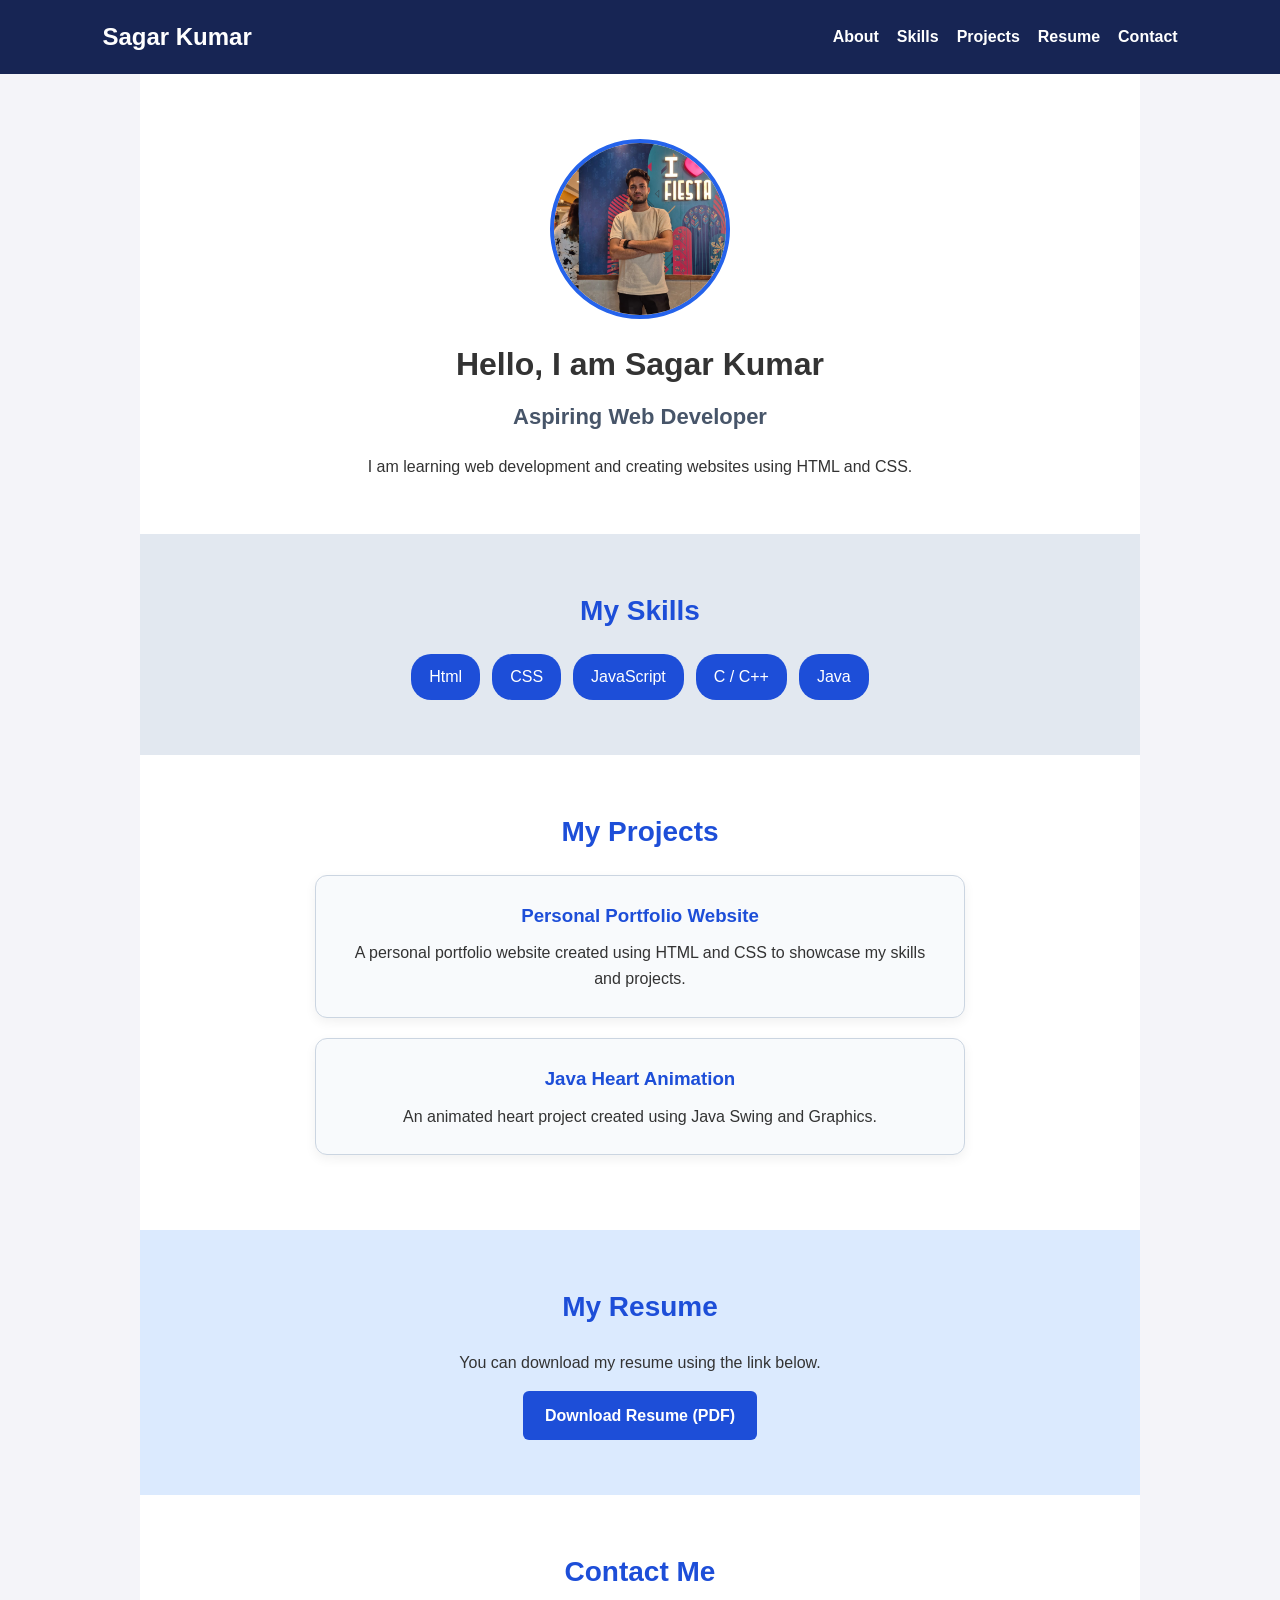
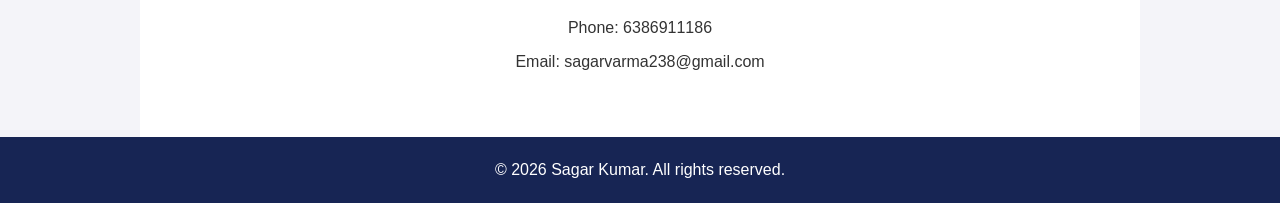
<file: index.html>
<!DOCTYPE html>
<html lang="en">
<head>
    <meta charset="UTF-8">
    <meta name="viewport" content="width=device-width, initial-scale=1.0">
    <title>Sagar Kumar - Portfolio</title>
    <link rel="stylesheet" href="style.css">
</head>
<body>

    <!-- Header -->
    <header class="navbar">
        <div class="logo">Sagar Kumar</div>

        <nav>
            <ul>
                <li><a href="#about">About</a></li>
                <li><a href="#skills">Skills</a></li>
                <li><a href="#projects">Projects</a></li>
                <li><a href="#resume">Resume</a></li>
                <li><a href="#contact">Contact</a></li>
            </ul>
        </nav>
    </header>

    <main class="main-content">

        <!-- About Section -->
        <section id="about" class="profile-section">
            <div class="profile-img-container">
                <img src="Sagar.jpeg"
                     alt="Sagar Kumar profile photo"
                     class="profile-img">
            </div>

            <h1>Hello, I am Sagar Kumar</h1>
            <h2>Aspiring Web Developer</h2>

            <p>
                I am learning web development and creating
                websites using HTML and CSS.
            </p>
        </section>

        <!-- Skills Section -->
        <section id="skills" class="skills-section">
            <h2>My Skills</h2>

            <ul class="skills-list">
                <li>Html</li>
                  <li>CSS</li>
                  <li>JavaScript</li>
                <li>C / C++</li>
                <li>Java</li>
            </ul>
        </section>

        <!-- Projects Section -->
        <section id="projects" class="projects-section">
            <h2>My Projects</h2>

            <div class="project-card">
                <h3>Personal Portfolio Website</h3>

                <p>
                    A personal portfolio website created using
                    HTML and CSS to showcase my skills and projects.
                </p>
            </div>

            <div class="project-card">
                <h3>Java Heart Animation</h3>

                <p>
                    An animated heart project created using
                    Java Swing and Graphics.
                </p>
            </div>
        </section>

        <!-- Resume Section -->
        <section id="resume" class="resume-section">
            <h2>My Resume</h2>

            <p>You can download my resume using the link below.</p>

            <a href="resume.pdf"
               class="btn-resume"
               download>
                Download Resume (PDF)
            </a>
        </section>

        <!-- Contact Section -->
        <section id="contact" class="contact-section">
            <h2>Contact Me</h2>

            <p>Phone: 6386911186</p>
            <p>Email: sagarvarma238@gmail.com</p>
        </section>

    </main>

    <!-- Footer -->
    <footer class="footer">
        <p>&copy; 2026 Sagar Kumar. All rights reserved.</p>
    </footer>

</body>
</html>
</file>
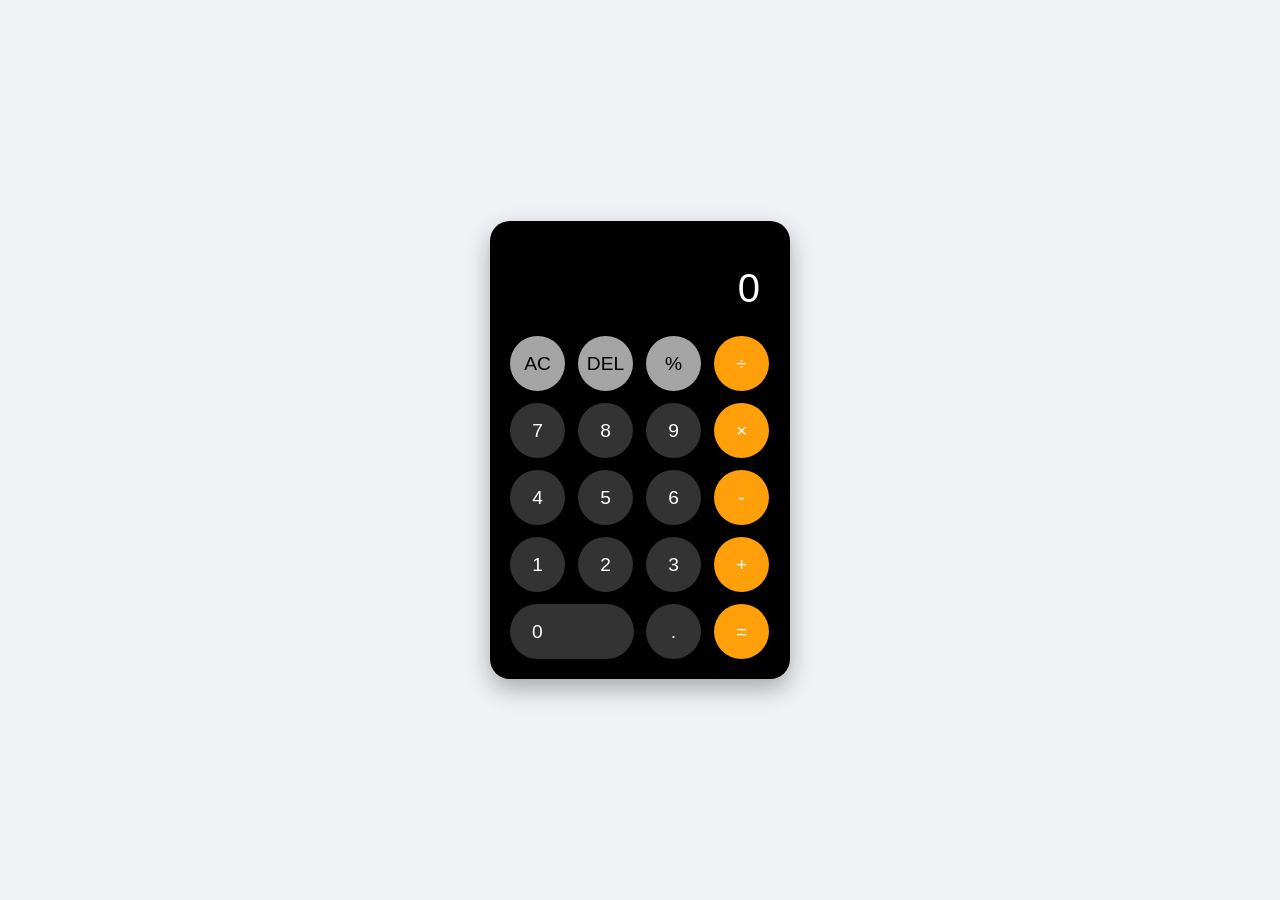
<file: Calculator/index.html>
<!DOCTYPE html>
<html lang="en">
<head>
    <meta charset="UTF-8">
    <meta name="viewport" content="width=device-width, initial-scale=1.0">
    <title>Calculator </title>
    <!-- CSS File Link -->
    <link rel="stylesheet" href="style.css">
</head>
<body>

    <div class="calculator">
        <!-- Result Display -->
        <div id="display" class="display">0</div>
        
        <!-- CSS Grid Layout Buttons -->
        <div class="buttons">
            <button class="light-gray" onclick="clearDisplay()">AC</button>
            <button class="light-gray" onclick="deleteLast()">DEL</button>
            <button class="light-gray" onclick="appendPercentage()">%</button>
            <button class="orange" onclick="appendValue('/')">÷</button>
            
            <button onclick="appendValue('7')">7</button>
            <button onclick="appendValue('8')">8</button>
            <button onclick="appendValue('9')">9</button>
            <button class="orange" onclick="appendValue('*')">×</button>
            
            <button onclick="appendValue('4')">4</button>
            <button onclick="appendValue('5')">5</button>
            <button onclick="appendValue('6')">6</button>
            <button class="orange" onclick="appendValue('-')">-</button>
            
            <button onclick="appendValue('1')">1</button>
            <button onclick="appendValue('2')">2</button>
            <button onclick="appendValue('3')">3</button>
            <button class="orange" onclick="appendValue('+')">+</button>
            
            <button class="zero" onclick="appendValue('0')">0</button>
            <button onclick="appendValue('.')">.</button>
            <button class="orange" onclick="calculate()">=</button>
        </div>
    </div>

    <!-- JavaScript File Link -->
    <script src="script.js"></script>
</body>
</html>
</file>
<file: style.css>
/* Basic Reset */
* {
    margin: 0;
    padding: 0;
    box-sizing: border-box;
    font-family: Arial, sans-serif;
}

html {
    scroll-behavior: smooth;
    scroll-padding-top: 90px;
}

body {
    background-color: #f4f4f9;
    color: #333;
    line-height: 1.6;
}

/* Header and Navigation */
.navbar {
    background: #172554;
    color: white;
    display: flex;
    justify-content: space-between;
    align-items: center;
    padding: 18px 8%;
    position: sticky;
    top: 0;
    z-index: 1000;
    flex-wrap: wrap;
    gap: 12px;
}

.logo {
    font-size: 24px;
    font-weight: bold;
}

.navbar ul {
    list-style: none;
    display: flex;
    flex-wrap: wrap;
    gap: 18px;
}

.navbar nav a {
    color: white;
    text-decoration: none;
    font-weight: bold;
}

.navbar nav a:hover {
    color: #93c5fd;
}

/* All Sections */
section {
    padding: 55px 25px;
    text-align: center;
    max-width: 1000px;
    margin: auto;
}

section h2 {
    color: #1d4ed8;
    font-size: 28px;
    margin-bottom: 20px;
}

/* About Section */
#about {
    background: white;
}

.profile-img {
    width: 180px;
    height: 180px;
    object-fit: cover;
    border-radius: 50%;
    border: 4px solid #2563eb;
    margin: 10px auto 20px;
    display: block;
}

.profile-section h1 {
    font-size: 32px;
    margin-bottom: 8px;
}

.profile-section h2 {
    font-size: 22px;
    color: #475569;
}

/* Skills Section */
#skills {
    background: #e2e8f0;
}

.skills-list {
    list-style: none;
    display: flex;
    justify-content: center;
    flex-wrap: wrap;
    gap: 12px;
}

.skills-list li {
    background: #1d4ed8;
    color: white;
    padding: 10px 18px;
    border-radius: 20px;
}

/* Projects Section */
#projects {
    background: white;
}

.project-card {
    background: #f8fafc;
    border: 1px solid #cbd5e1;
    border-radius: 12px;
    padding: 25px;
    margin: 20px auto;
    max-width: 650px;
    box-shadow: 0 4px 12px rgba(0, 0, 0, 0.06);
    transition: transform 0.2s;
}

.project-card:hover {
    transform: translateY(-4px);
}

.project-card h3 {
    color: #1d4ed8;
    margin-bottom: 10px;
}

/* Resume Section */
#resume {
    background: #dbeafe;
}

.btn-resume {
    display: inline-block;
    background: #1d4ed8;
    color: white;
    padding: 12px 22px;
    text-decoration: none;
    border-radius: 6px;
    margin-top: 15px;
    font-weight: bold;
}

.btn-resume:hover {
    background: #172554;
}

/* Contact Section */
#contact {
    background: white;
}

#contact p {
    margin: 8px 0;
}

/* Footer */
.footer {
    background: #172554;
    color: white;
    text-align: center;
    padding: 20px;
}

/* Mobile Responsive Design */
@media (max-width: 600px) {
    .navbar {
        flex-direction: column;
        padding: 15px 10px;
    }

    .navbar ul {
        justify-content: center;
        gap: 12px;
    }

    .navbar nav a {
        font-size: 14px;
    }

    .profile-section h1 {
        font-size: 25px;
    }

    section {
        padding: 40px 15px;
    }
}
</file>
<file: Calculator/style.css>
* {
    box-sizing: border-box;
    margin: 0;
    padding: 0;
    font-family: Arial, sans-serif;
}

body {
    display: flex;
    justify-content: center;
    align-items: center;
    height: 100vh;
    background-color: #f0f2f5;
}

/*Calculator ka main frame*/
.calculator {
    width: 300px;
    background-color: #000000;
    border-radius: 20px;
    padding: 20px;
    box-shadow: 0 10px 25px rgba(0, 0, 0, 0.3);
}

/* result display screen */
.display {
    width: 100%;
    height: 80px;
    background-color: #000000;
    color: #ffffff;
    font-size: 2.5rem;
    text-align: right;
    padding: 10px;
    margin-bottom: 15px;
    border: none;
    outline: none;
    display: flex;
    align-items: flex-end;
    justify-content: flex-end;
}


.buttons {
    display: grid;
    grid-template-columns: repeat(4, 1fr);
    gap: 12px;
}

/* normal button style*/
button {
    padding: 15px;
    font-size: 1.2rem;
    border: none;
    border-radius: 50%;
    cursor: pointer;
    background-color: #333333;
    color: #ffffff;
    transition: opacity 0.2s;
    width: 55px;
    height: 55px;
    display: flex;
    justify-content: center;
    align-items: center;
}

button:active {
    opacity: 0.7;
}

/* top button (AC, ±, %) ka style */
.light-gray {
    background-color: #a5a5a5;
    color: #000000;
}

/* operater button (+, -, ×, ÷, =) ka style */
.orange {
    background-color: #ff9f0a;
    color: #ffffff;
}

/* '0' number button ka important layout */
.zero {
    grid-column: span 2;
    width: 100%;
    border-radius: 30px;
    justify-content: flex-start;
    padding-left: 22px;
}
</file>
